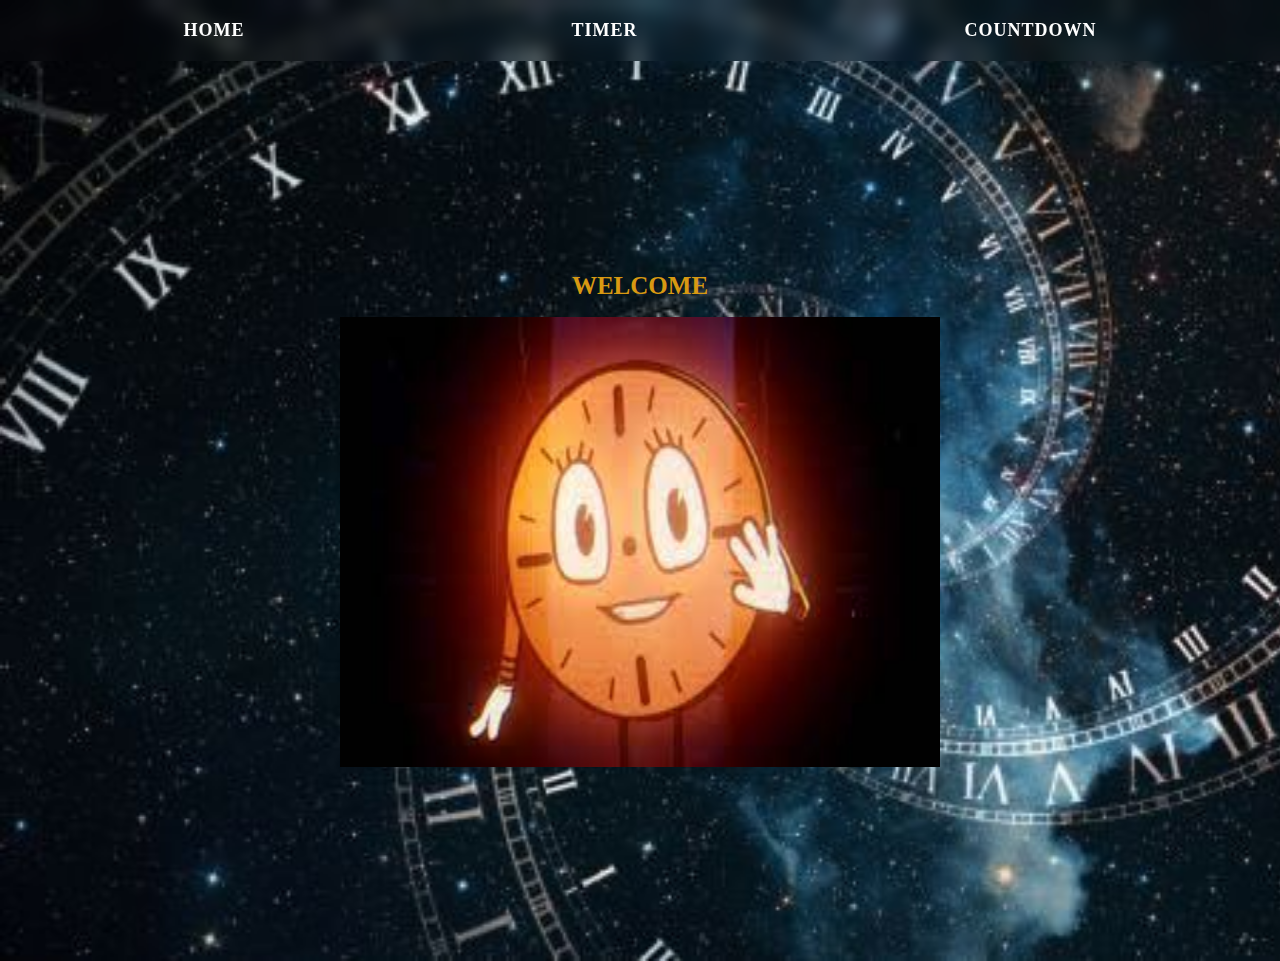
<file: index.html>
<!DOCTYPE html>
<html lang="en">
<head>
    <meta charset="UTF-8">
    <meta name="viewport" content="width=device-width, initial-scale=1.0">
    <title>Home</title>
    <link rel="stylesheet" href="./styles.css">
</head>
<body>
    <header class="header">
        <a class="link" href="#">Home</a>
        <a class="link" href="./html/timer.html">Timer</a>
        <a class="link" href="./html/countdown.html">Countdown</a>
    </header>

    <div class="welcome">
        <h1 class="welcome_title">Welcome</h1>
        <img class="welcome_image" src="./img/Clock.jfif" alt="Clock">
    </div>
</body>
</html>
</file>
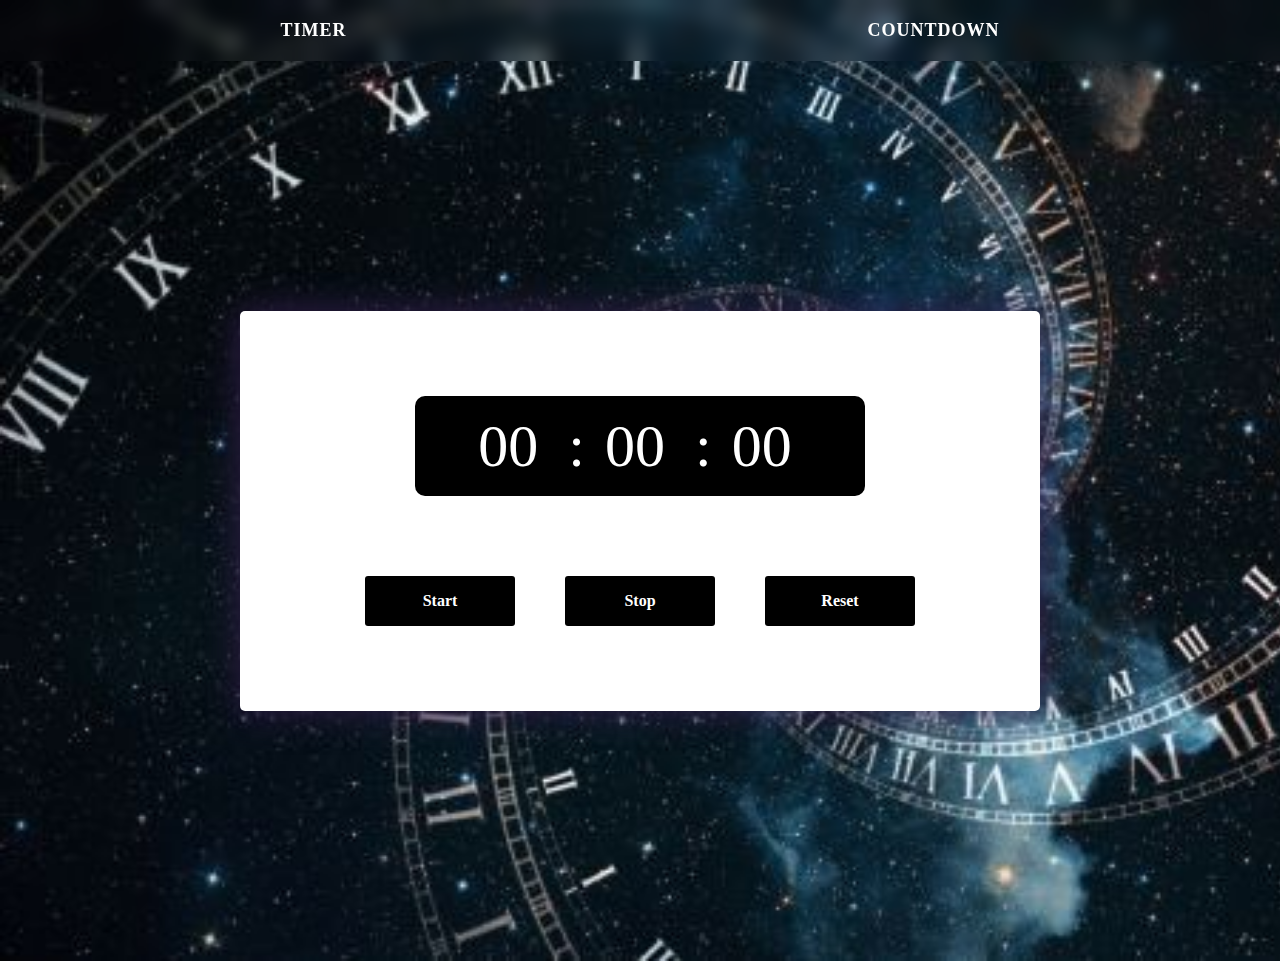
<file: html/index.html>
<!DOCTYPE html>
<html lang="en">
<head>
    <meta charset="UTF-8">
    <meta name="viewport" content="width=device-width, initial-scale=1.0">
    <title>Timer</title>
    <link rel="stylesheet" href="../styles.css">
</head>
<body>
    <header class="header">
        <a class="link" href="#">Timer</a>
        <a class="link" href="countdown.html">Countdown</a>
    </header>
    <div class="stopwatch">
        <div class="container">
            <div class="time">
                <span class="interval" id="js-minutes">00</span>
                <span class="colon">:</span>
                <span class="interval" id="js-seconds">00</span>
                <span class="colon">:</span>
                <span class="interval" id="js-hundreths">00</span>
            </div>
            <div class="buttons">
                <buton class="btn" id="js-start">Start</buton>
                <buton class="btn" id="js-stop">Stop</buton>
                <buton class="btn" id="js-reset">Reset</buton>
            </div>
        </div>
    </div>

    <script src="../js/timer.js"></script>
</body>
</html>
</file>
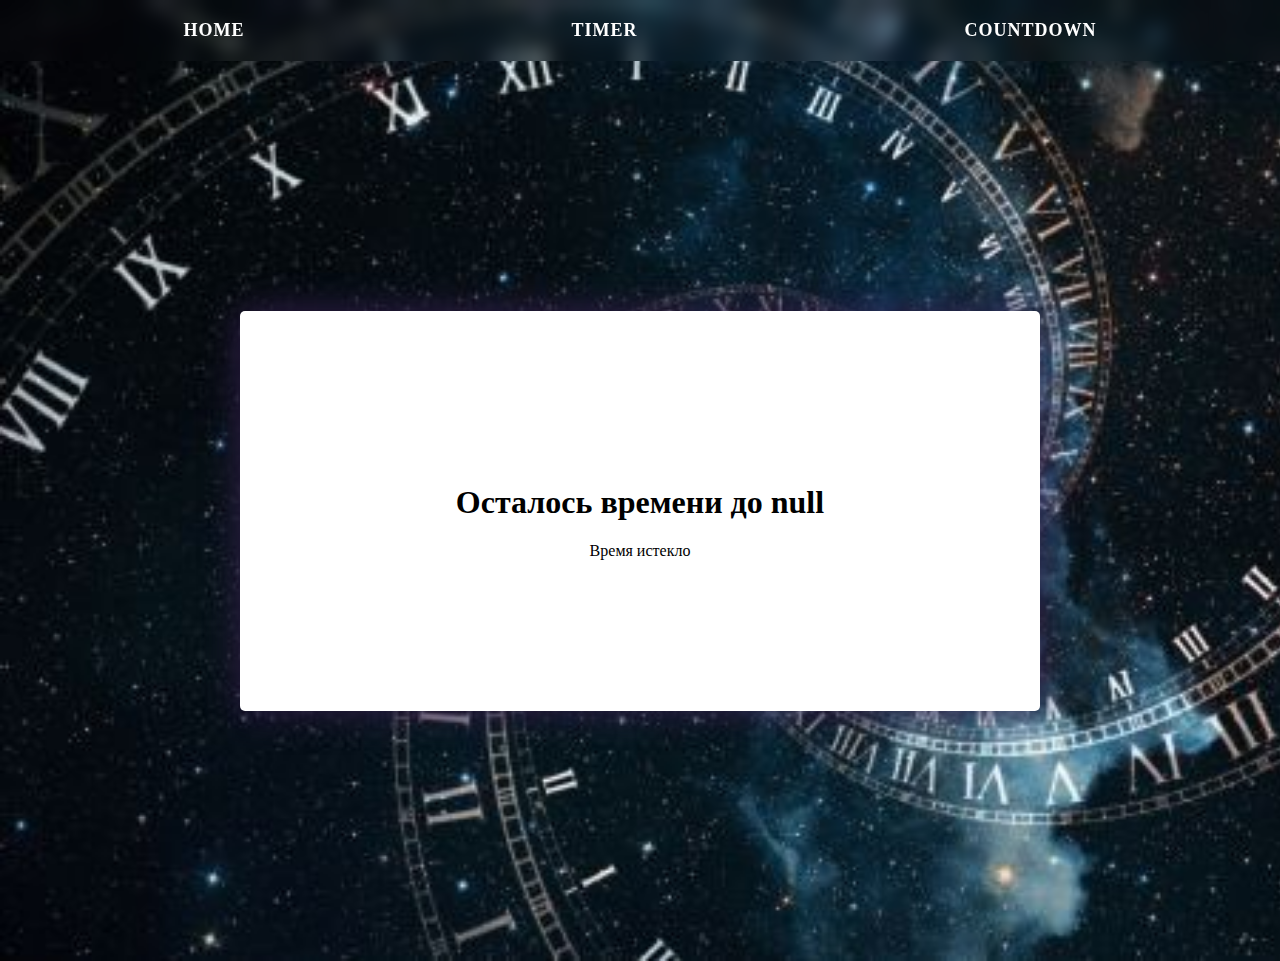
<file: html/countdown.html>
<!DOCTYPE html>
<html lang="en">
<head>
    <meta charset="UTF-8">
    <meta name="viewport" content="width=device-width, initial-scale=1.0">
    <title>Countdown</title>
    <link rel="stylesheet" href="../styles.css">

</head>
<body>
    <header class="header">
        <a class="link" href="../index.html">Home</a>
        <a class="link" href="timer.html">Timer</a>
        <a class="link" href="#">Countdown</a>
    </header>
    <div class="stopwatch">
        <div class="container">
            <h1 id="timer_title">Осталось времени до</h1>
            <div id="countdown"></div>
        </div>
    </div>

    <script src="../js/countdown.js"></script>
</body>
</html>
</file>
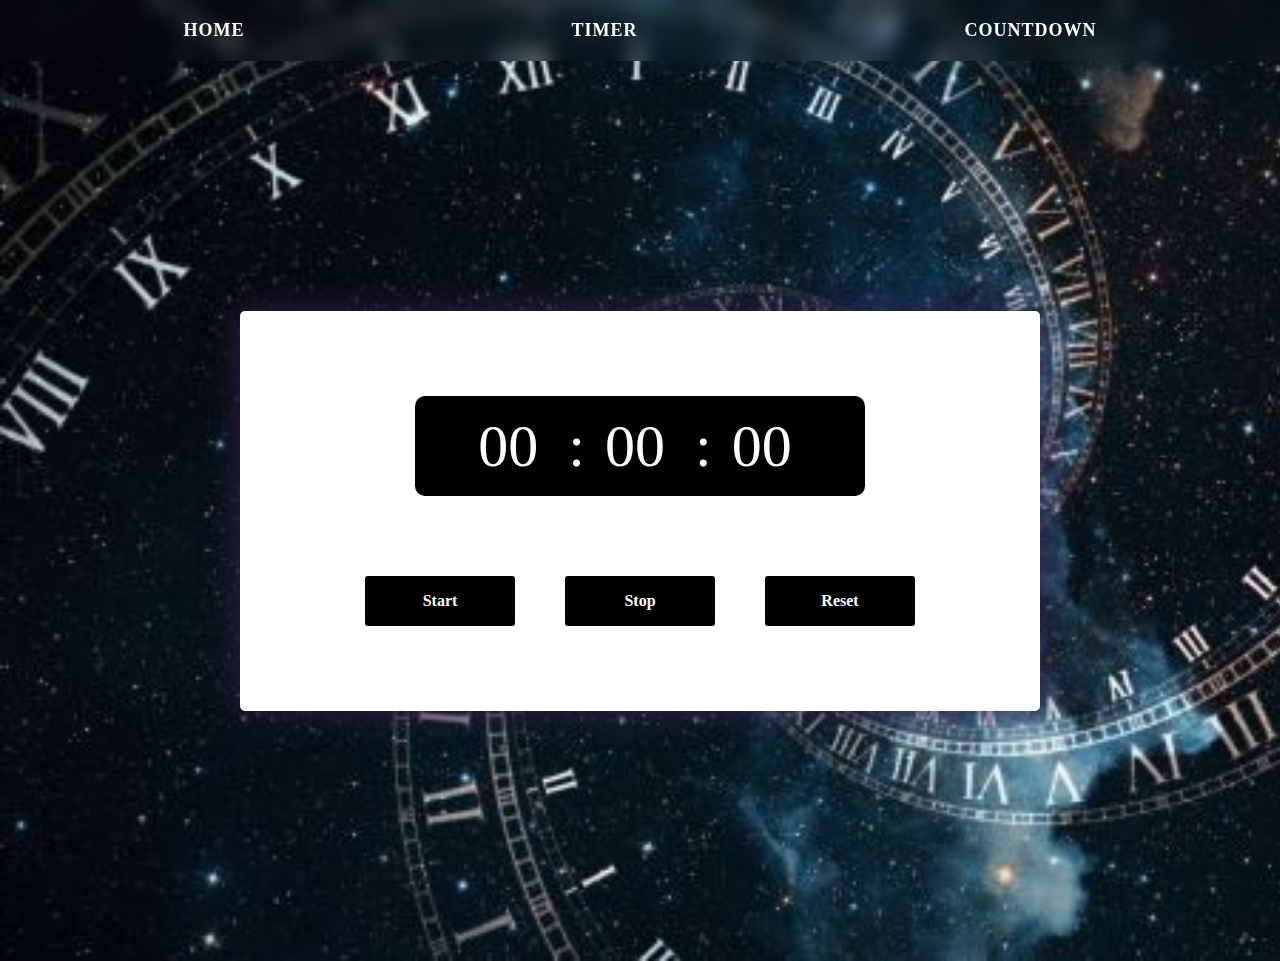
<file: html/timer.html>
<!DOCTYPE html>
<html lang="en">
<head>
    <meta charset="UTF-8">
    <meta name="viewport" content="width=device-width, initial-scale=1.0">
    <title>Timer</title>
    <link rel="stylesheet" href="../styles.css">
</head>
<body>
    <header class="header">
        <a class="link" href="../index.html">Home</a>
        <a class="link" href="#">Timer</a>
        <a class="link" href="countdown.html">Countdown</a>
    </header>
    <div class="stopwatch">
        <div class="container">
            <div class="time">
                <span class="interval" id="js-minutes">00</span>
                <span class="colon">:</span>
                <span class="interval" id="js-seconds">00</span>
                <span class="colon">:</span>
                <span class="interval" id="js-hundreths">00</span>
            </div>
            <div class="buttons">
                <buton class="btn" id="js-start">Start</buton>
                <buton class="btn" id="js-stop">Stop</buton>
                <buton class="btn" id="js-reset">Reset</buton>
            </div>
        </div>
    </div>

    <script src="../js/timer.js"></script>
</body>
</html>
</file>
<file: styles.css>
body {
    margin: 0;
    background: url('./img/time.jpeg');
    background-size: cover;
    background-repeat: no-repeat;
}

ul, li {
    list-style-type: none;
}

a {
    text-decoration: none;
}

/* Home */

.header {
    /* background: rgb(127,14,218);
    background: linear-gradient(90deg, 
              rgba(127,14,218,1) 0%, 
              rgba(18,175,221,1) 50%, 
              rgba(13,24,230,1) 100%); */
    backdrop-filter: blur(10px);
    padding: 20px;
    display: flex;
    justify-content: space-around;
    align-items: center;
}

.link {
    color: #fff;
    font-size: 18px;
    font-weight: bold;
    margin: 0 15px;
    text-transform: uppercase;
    letter-spacing: 1px;
    transition: color 0.3s ease;
}

.link:hover {
    color: #ffd700;
}

.welcome {
    
    height: 100vh;
    display: flex;
    flex-direction: column;
    justify-content: center;
    align-items: center;
}

.welcome_title {
    color: #d89912;
    font-size: 25px;
    font-weight: bold;
    text-transform: uppercase;
}

.welcome_image {
    width: 600px;
    height: 450px;
}

/* Timer */

.stopwatch {
    height: 100vh;
    /* background-color: rgb(73, 14, 128); */
    display: flex;
    justify-content: center;
    align-items: center;
}

.container {
    width: 800px;
    min-height: 400px;
    border-radius: 5px;
    overflow: hidden;
    background-color: #fff;
    box-shadow: 0 0 35px 2px rgb(45, 29, 70);
    display: flex;
    flex-direction: column;
    align-items: center;
    justify-content: center;
}

.time {
    min-width: 450px;
    min-height: 100px;
    background-color: #000;
    color: #fff;
    border-radius: 10px;
    margin-bottom: 80px;
    font-size: 60px;
    display: flex;
    align-items: center;
    justify-content: center;
}

.interval {
    width: 70px;
    margin: 0 20px;
}

.buttons {
    display: flex;
}

.btn {
    user-select: none;
    min-width: 150px;
    min-height: 50px;
    border-radius: 3px;
    font-size: 16px;
    font-weight: bold;
    background-color: #000;
    color: #fff;
    cursor: pointer;
    margin: 0 25px;
    display: flex;
    align-items: center;
    justify-content: center;
}

/* Countdown */

.interval_countdown {
    width: 90px;
    margin: 0 30px;
}

.colon_countdown {
    margin: 20px;
}
</file>
